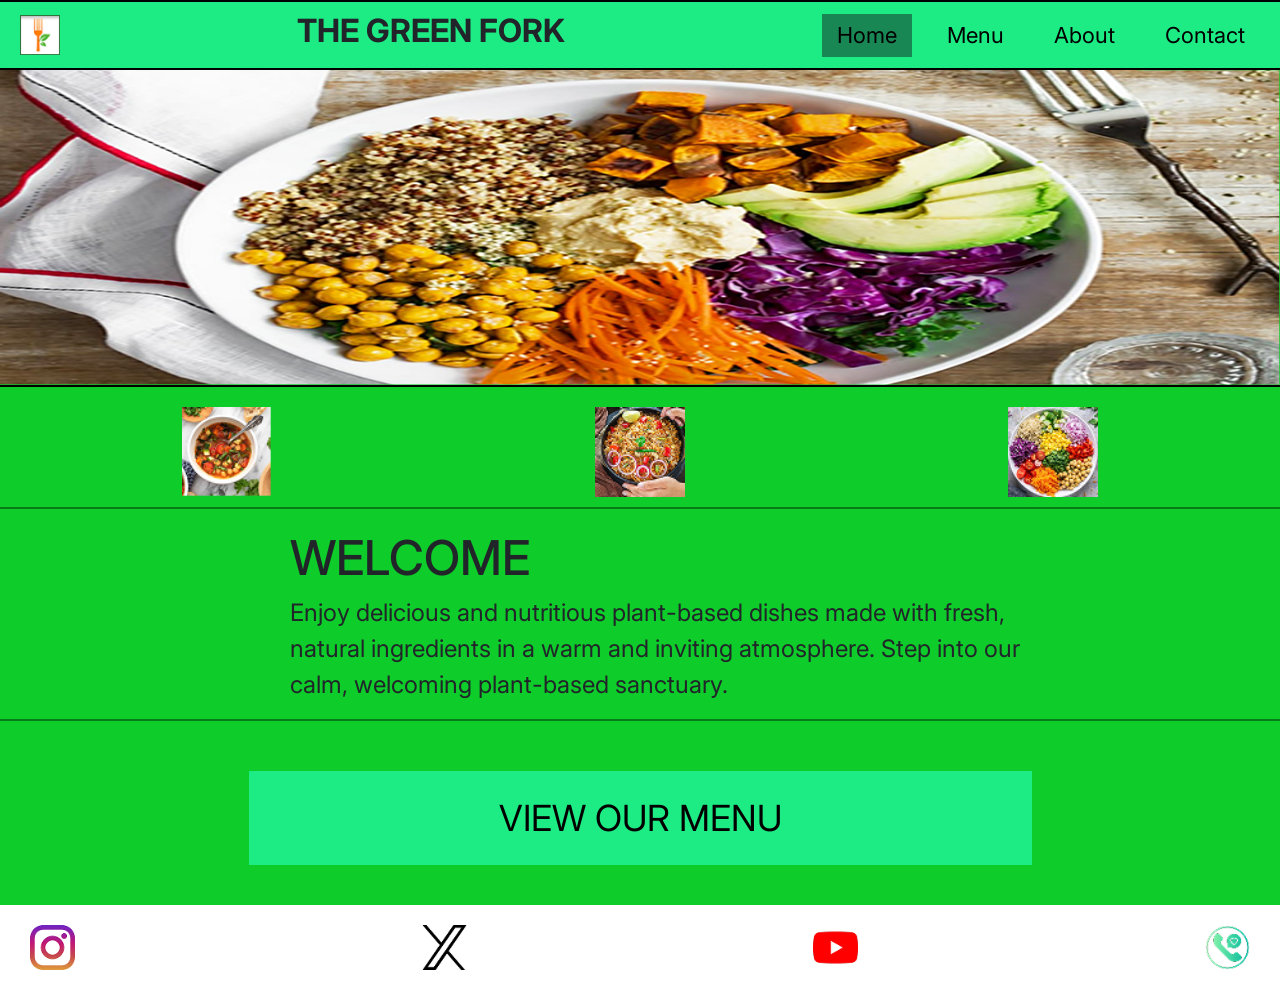
<file: index.html>
<!DOCTYPE html>
<html lang="en">
<head>
  <meta charset="UTF-8">

  <!-- Restaurant Name -->
  <title>The Green Fork | Home</title>

  <!-- This makes sure the website works properly on phone, tablet and laptop -->
  <meta name="viewport" content="width=device-width, initial-scale=1">

  <!-- This is the font I used because it looks clean and modern -->
  <link href="https://fonts.googleapis.com/css2?family=Inter:wght@400;600&display=swap" rel="stylesheet">

  <!-- This is Bootstrap which helps me with layout and responsiveness -->
  <link href="https://cdn.jsdelivr.net/npm/bootstrap@5.3.2/dist/css/bootstrap.min.css" rel="stylesheet">

  <!-- This is my CSS file where I style everything -->
  <link rel="stylesheet" href="css/styles.css">
</head>
<body>

  <!-- This skip link helps people using keyboard jump directly to content -->
  <a href="#main" class="skip-link">Skip to main content</a>

  <!-- This is the top header of the website -->
  <header class="top-bar">

    <!-- This is the logo which links to home page -->
    <a href="index.html">
      <img src="images/logo-small.png" alt="The Green Fork logo" class="logo">
    </a>

    <!-- This is the main heading of my site -->
    <h1 class="site-title">THE GREEN FORK</h1>

    <!-- This is the main navigation menu -->
    <nav class="main-nav" aria-label="Main navigation">
      <a href="index.html" class="nav-btn active">Home</a>
      <a href="menu.html" class="nav-btn">Menu</a>
      <a href="about.html" class="nav-btn">About</a>
      <a href="contact.html" class="nav-btn">Contact</a>
    </nav>

    <!-- This hamburger button appears only on mobile/tablet -->
    <button class="hamburger-btn" onclick="openMenu()">☰</button>
  </header>

  <!-- This is the mobile menu that opens when you click hamburger -->
  <div id="mobileMenu" class="mobile-menu">
    <button class="close-btn" onclick="closeMenu()">X</button>

    <a href="index.html" class="menu-link">Home</a>
    <a href="about.html" class="menu-link">About</a>
    <a href="menu.html" class="menu-link">Menu</a>
  </div>

  <!-- This is the big main image section -->
  <section class="hero">
    <picture>
      <source srcset="images/bowl-large.png" media="(min-width: 992px)">
      <source srcset="images/bowl-medium.png" media="(min-width: 600px)">
      <img src="images/bowl-small.png" alt="Healthy food bowl">
    </picture>
  </section>

  <!-- These are the small food images -->
  <section class="dish-row">
    <img src="images/soup.png" alt="soup">
    <img src="images/biryani.png" alt="biryani">
    <img src="images/vegetables.png" alt="vegetables">
  </section>

  <!-- This is just a black line for visual style -->
  <div class="full-line"></div>

  <!-- Welcome text section -->
  <section class="welcome">
    <h2 class="welcome-title">WELCOME</h2>

    <p class="welcome-text">
 Enjoy delicious and nutritious plant-based dishes made with fresh, natural ingredients in a
warm and inviting atmosphere. Step into our calm, welcoming plant-based sanctuary. 
    </p>
  </section>

  <!-- Another black line for design -->
  <div class="full-line"></div>

  <!-- This button takes user to menu page -->
  <section class="menu-button-area">
    <a href="menu.html" class="menu-btn">VIEW OUR MENU</a>
  </section>

  <!-- Footer section with social media icons -->
  <footer class="socials">
    <a href="https://www.instagram.com" target="_blank">
      <img src="images/instagram-3.png" alt="Instagram">
    </a>
    <a href="https://www.twitter.com" target="_blank">
      <img src="images/twitter-3.png" alt="Twitter">
    </a>
    <a href="https://www.youtube.com" target="_blank">
      <img src="images/youtube-3.png" alt="YouTube">
    </a>
    <a href="tel:+1234567890">
      <img src="images/phone-call-3.png" alt="Call">
    </a>
  </footer>

  <!-- This is JavaScript that opens and closes the mobile menu -->
  <script>
    function openMenu() {
      // this makes the mobile menu visible
      document.getElementById("mobileMenu").classList.add("active");
    }

    function closeMenu() {
      // this hides the mobile menu
      document.getElementById("mobileMenu").classList.remove("active");
    }
  </script>

</body>
</html>
</file>
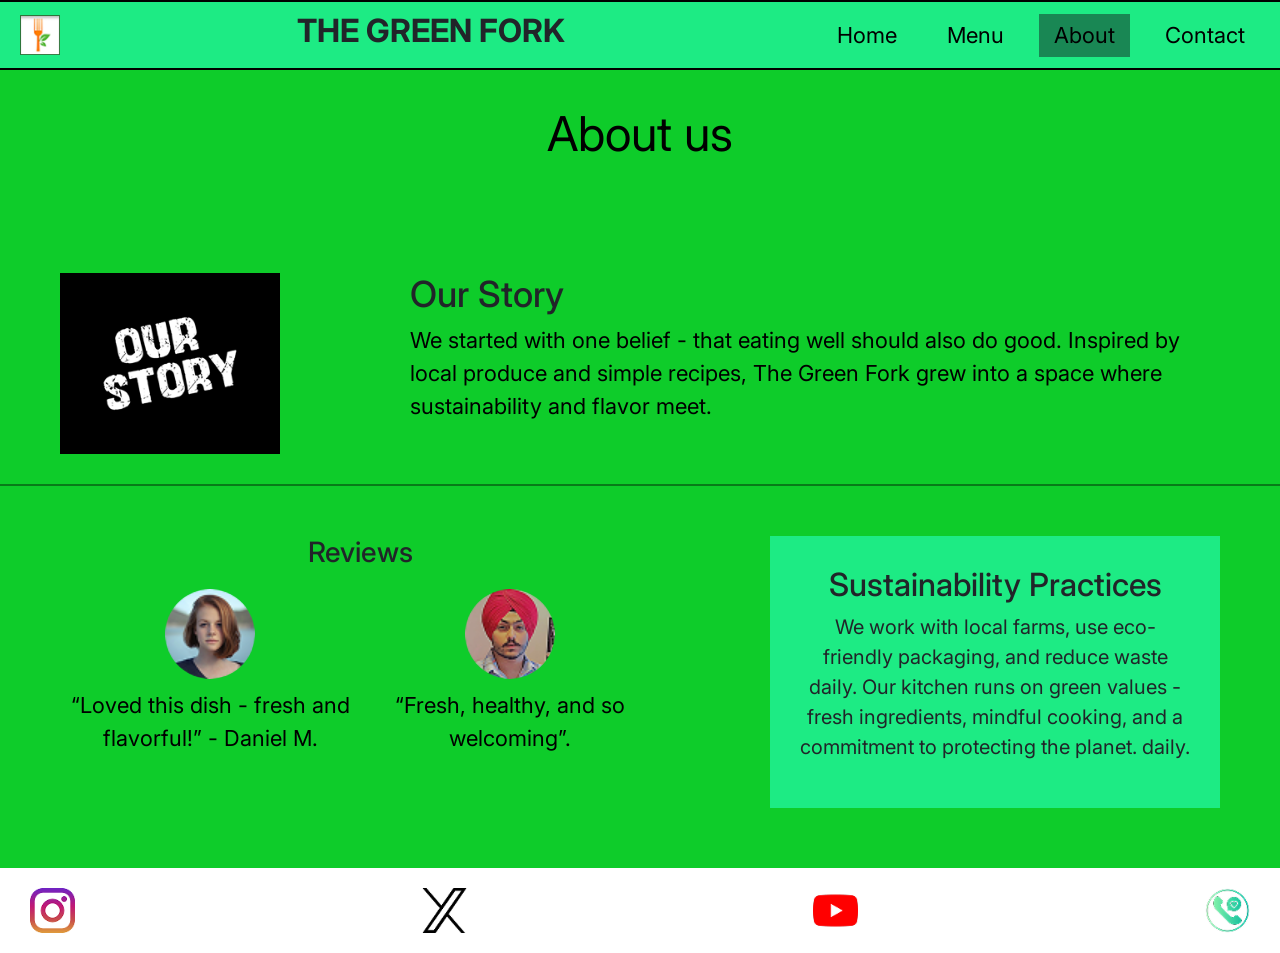
<file: about.html>
<!DOCTYPE html>
<html lang="en">
<head>
  <meta charset="UTF-8">

  <!-- restaurant name -->
  <title>About | The Green Fork</title>

  <!-- Makes the website responsive on phone, tablet and desktop -->
  <meta name="viewport" content="width=device-width, initial-scale=1">

  <!-- Bootstrap help with layout and spacing -->
  <link href="https://cdn.jsdelivr.net/npm/bootstrap@5.3.2/dist/css/bootstrap.min.css" rel="stylesheet">

  <!-- Google font used for clean and modern text -->
  <link href="https://fonts.googleapis.com/css2?family=Inter:wght@400;600&display=swap" rel="stylesheet">

  <!--  CSS file to style everything -->
  <link rel="stylesheet" href="css/styles.css">
</head>

<body>

<!-- Skip link for accessibility so keyboard users can jump to main content -->
<a href="#main" class="skip-link">Skip to main content</a>

<!-- This is the header section with logo and navigation -->
<header class="top-bar">

  <!-- Logo that links to the home page -->
  <a href="index.html">
    <img src="images/logo-small.png" alt="The Green Fork logo" class="logo">
  </a>

  <!-- Website title -->
  <h1 class="site-title">THE GREEN FORK</h1>

  <!-- Navigation menu -->
  <nav class="main-nav" aria-label="Main navigation">
    <a href="index.html" class="nav-btn">Home</a>
    <a href="menu.html" class="nav-btn">Menu</a>
    <a href="about.html" class="nav-btn active">About</a>
    <a href="contact.html" class="nav-btn">Contact</a>
  </nav>

  <!-- Hamburger menu button for mobile screens -->
  <button class="hamburger-btn" onclick="openMenu()">☰</button>
</header>

<!-- Mobile navigation menu that opens when clicking hamburger -->
<div id="mobileMenu" class="mobile-menu">
  <button class="close-btn" onclick="closeMenu()">X</button>

  <a href="index.html" class="menu-link">Home</a>
  <a href="about.html" class="menu-link">About</a>
  <a href="menu.html" class="menu-link">Menu</a>
</div>

<!-- Main content area of About page -->
<main id="main" class="about-page">

  <section class="about-page">

    <!-- Page heading -->
    <div class="about-title">
      <h2>About us</h2>

      <!-- This section is only shown in tablet view -->
      <div class="tablet-about">

        <!-- These are the images shown on tablet view -->
        <div class="tablet-images">
          <img src="images/rectangle-68.png" alt="Restaurant interior">
          <img src="images/rectangle-69.png" alt="Dining table">
        </div>

        <!-- Short text for tablet layout -->
        <p class="tablet-about-text">
          At The Green Fork, we serve fresh, plant-based meals made with care.
          Our goal is simple — to offer healthy food that’s good for people and the planet.
        </p>

        <!-- Decorative black line -->
        <div class="full-line"></div>

        <!-- Our story title -->
        <h3>Our Story</h3>

        <!-- Another decorative line -->
        <div class="full-line"></div>

        <!-- Story text broken into rows for tablet layout -->
        <div class="tablet-story-row">
          <p>We started with one belief — that eating well should also do good.</p>
          <p>Inspired by local produce, where sustainability and flavor meet.</p>
          <p>Every bite tells a story of freshness and community.</p>
        </div>

        <!-- Decorative divider line -->
        <div class="full-line"></div>

        <!-- Reviews title -->
        <h3>Reviews</h3>

        <!-- Divider line below reviews title -->
        <div class="full-line"></div>

        <!-- Reviews layout for tablet view -->
        <div class="tablet-reviews-row">

          <!-- Single review box -->
          <div class="review-box">
            <img src="images/krishna.png" alt="">
            <p>Amazing food! So fresh and full of flavor.</p>
          </div>

          <!-- Single review box -->
          <div class="review-box">
            <img src="images/shaily.png" alt="">
            <p>“Loved this dish - fresh and flavorful!” - Daniel M.</p>
          </div>

          <!-- Single review box -->
          <div class="review-box">
            <img src="images/harman.png" alt="">
            <p>“Fresh, healthy, and so welcoming”.</p>
          </div>

        </div>

        <!-- Extra divider line only for tablet view -->
        <div class="tablet-only-line"></div>

        <!-- Desktop content block -->
        <div class="about-text desktop-content">
          <p>
            At The Green Fork, we serve fresh, plant-based meals made with care.
            Our goal is simple - to offer healthy food that’s good for people and the planet.
            Every dish is crafted to bring comfort, balance, and a taste of nature.
          </p>
        </div>

      </div>
    </div>

  </section>

  <!-- Full our story section for desktop layout -->
  <section class="our-story-section">
    <div class="story-box">
      <img src="images/our-story.png" alt="Our Story" class="story-image">
    </div>

    <div class="story-text">
      <h3>Our Story</h3>
      <p>
        We started with one belief - that eating well should also do good.
        Inspired by local produce and simple recipes, The Green Fork grew into a
        space where sustainability and flavor meet.
      </p>
    </div>
  </section>

  <!-- Divider line -->
  <div class="full-line"></div>

  <!-- Reviews and sustainability section -->
  <section class="reviews-sustainability">

    <!-- Reviews section -->
    <div class="reviews">
      <h3>Reviews</h3>

      <div class="reviews-row">

        <!-- Review block -->
        <div class="review-item">
          <img src="images/shaily.png" alt="Review by Shaily" class="review-img">
          <p class="review-text">“Loved this dish - fresh and flavorful!” - Daniel M.</p>
        </div>

        <!-- Review block -->
        <div class="review-item">
          <img src="images/harman.png" alt="Review by Harman" class="review-img">
          <p class="review-text">“Fresh, healthy, and so welcoming”.</p>
        </div>

      </div>
    </div>

    <!-- Sustainability box -->
    <div class="sustainability-box">
      <h3>Sustainability Practices</h3>
      <p>
We work with local farms, use eco-friendly packaging, and reduce waste daily. Our kitchen runs on green values - fresh ingredients, mindful cooking, and a commitment to protecting the planet.
        daily.
      </p>
    </div>

  </section>

</main>

<!-- Footer with social links -->
<footer class="socials">
  <a href="https://www.instagram.com"><img src="images/instagram-3.png" alt="Instagram"></a>
  <a href="https://twitter.com"><img src="images/twitter-3.png" alt="Twitter"></a>
  <a href="https://youtube.com"><img src="images/youtube-3.png" alt="YouTube"></a>
  <a href="tel:+1234567890"><img src="images/phone-call-3.png" alt="Call"></a>
</footer>

<!-- JavaScript to open and close mobile menu -->
<script>
function openMenu() {
  // shows the mobile menu
  document.getElementById("mobileMenu").classList.add("active");
}

function closeMenu() {
  // hides the mobile menu
  document.getElementById("mobileMenu").classList.remove("active");
}
</script>

</body>
</html>
</file>
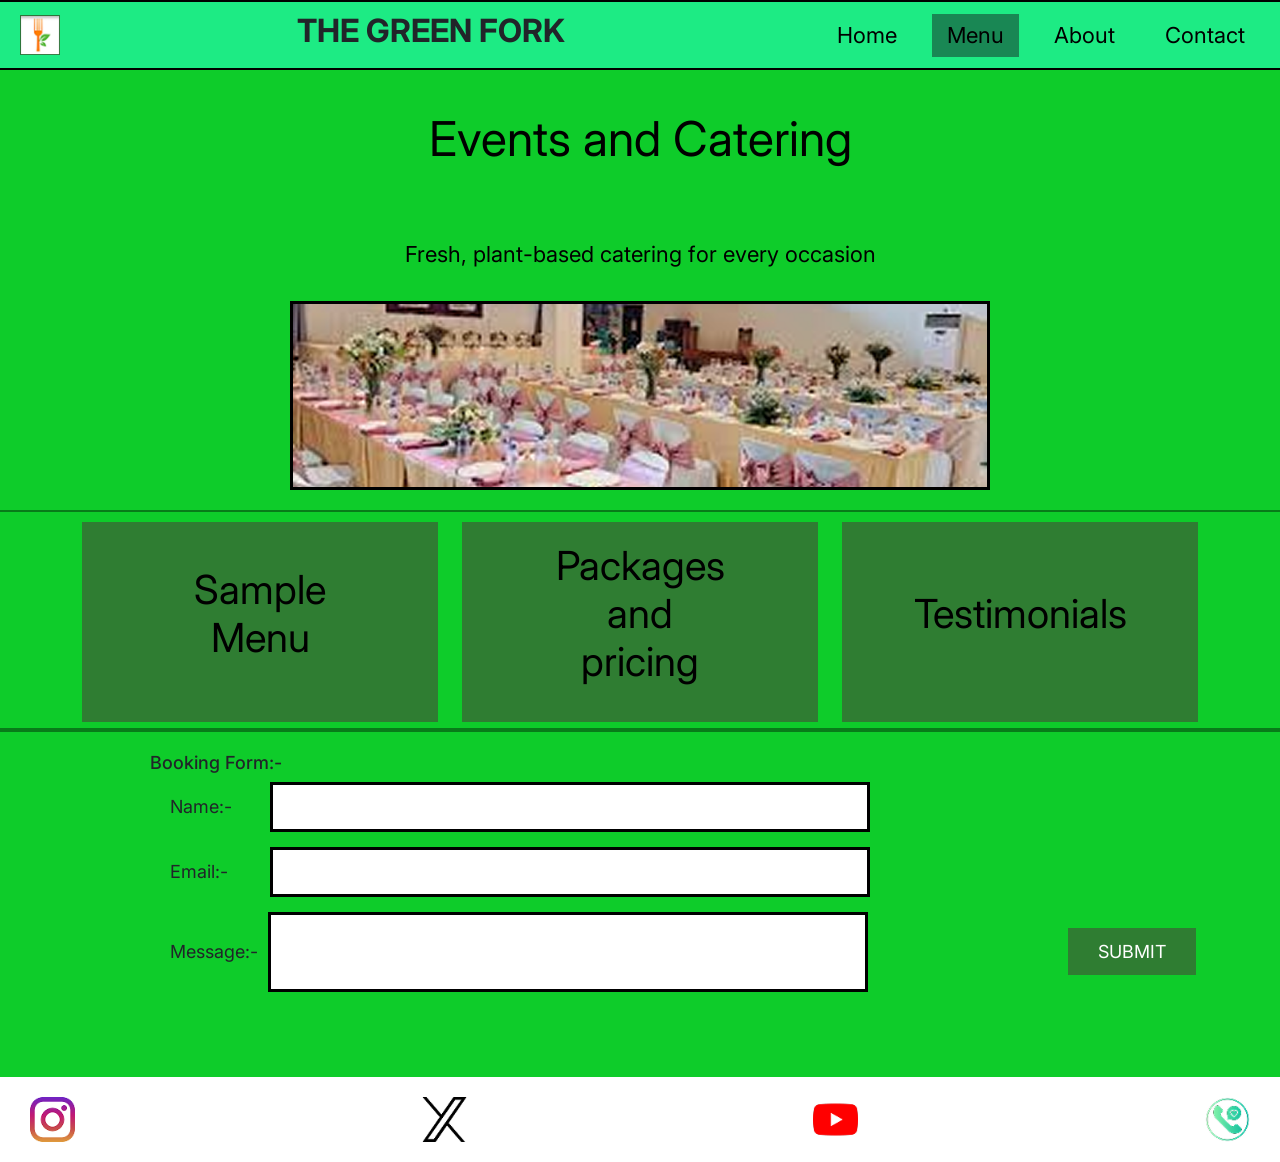
<file: menu.html>
<!DOCTYPE html>
<html lang="en">
<head>
  <meta charset="UTF-8">

  <!-- Title that shows in browser tab -->
  <title>Menu | The Green Fork</title>

  <!-- Makes site responsive on phone, tablet and desktop -->
  <meta name="viewport" content="width=device-width, initial-scale=1">

  <!-- Google font used for clean modern text -->
  <link href="https://fonts.googleapis.com/css2?family=Inter:wght@400;600&display=swap" rel="stylesheet">

  <!-- Bootstrap used to help with layout and spacing -->
  <link href="https://cdn.jsdelivr.net/npm/bootstrap@5.3.2/dist/css/bootstrap.min.css" rel="stylesheet">

  <!-- My own custom CSS file -->
  <link rel="stylesheet" href="css/styles.css">
</head>

<body>

  <!-- Skip link for accessibility (helps keyboard users) -->
  <a href="#main" class="skip-link">Skip to main content</a>

<!-- ===== HEADER (same on all pages) ===== -->
<header class="top-bar">

  <!-- Logo that links back to home page -->
  <a href="index.html">
    <img src="images/logo-small.png" alt="The Green Fork logo" class="logo">
  </a>

  <!-- Website name -->
  <h1 class="site-title">THE GREEN FORK</h1>

  <!-- Navigation menu -->
  <nav class="main-nav" aria-label="Main navigation">
    <a href="index.html" class="nav-btn">Home</a>
    <a href="menu.html" class="nav-btn active">Menu</a>
    <a href="about.html" class="nav-btn">About</a>
    <a href="contact.html" class="nav-btn">Contact</a>
  </nav>

  <!-- Hamburger icon for mobile menu -->
  <button class="hamburger-btn" onclick="openMenu()">☰</button>
</header>

<!-- Mobile menu that opens when hamburger is clicked -->
<div id="mobileMenu" class="mobile-menu">
  <button class="close-btn" onclick="closeMenu()">X</button>

  <a href="index.html" class="menu-link">Home</a>
  <a href="about.html" class="menu-link">About</a>
  <a href="menu.html" class="menu-link">Menu</a>
</div>

<!-- ===== MAIN CONTENT START ===== -->
<main class="container-fluid menu-page" id="main">

  <!-- Page title and subtitle -->
  <section class="text-center menu-title-section">
    <h2>Events and Catering</h2>
    <p class="menu-subtitle">Fresh, plant-based catering for every occasion</p>
  </section>

  <!-- Main image section -->
  <section class="text-center menu-image-section">
    <img 
      src="images/events-large.png"
      alt="Catering table setup"
      class="img-fluid menu-main-image"
    >
  </section>

  <!-- Decorative black divider line -->
  <div class="full-line"></div>

  <!-- Three green info boxes -->
  <section class="container menu-box-section">
    <div class="row text-center">

      <!-- Box 1 -->
      <div class="col-md-4 mb-3">
        <div class="menu-box">
          <p>Sample<br>Menu</p>
        </div>
      </div>

      <!-- Box 2 -->
      <div class="col-md-4 mb-3">
        <div class="menu-box">
          <p>Packages<br>and<br>pricing</p>
        </div>
      </div>

      <!-- Box 3 -->
      <div class="col-md-4 mb-3">
        <div class="menu-box">
          <p>Testimonials</p>
        </div>
      </div>

    </div>
  </section>

  <!-- Another decorative divider line -->
  <div class="full-line"></div>

  <div class="full-line top-line"></div>

  <!-- ===== BOOKING FORM SECTION ===== -->
  <section class="container booking-form-section">

    <!-- Form heading -->
    <h3 class="booking-title">Booking Form:-</h3>

    <!-- Form that sends user to submit page -->
    <form class="booking-form" action="submit.html" method="GET">

      <!-- Name input row -->
      <div class="form-row">
        <label for="name">Name:-</label>
        <input type="text" id="name" class="form-input">
      </div>

      <!-- Email input row -->
      <div class="form-row">
        <label for="email">Email:-</label>
        <input type="email" id="email" class="form-input">
      </div>

      <!-- Message box + submit button -->
      <div class="form-row message-row">
        <label for="message">Message:-</label>
        <textarea id="message" class="form-textarea"></textarea>

        <!-- Submit button -->
        <button type="submit" class="menu-submit-btn">SUBMIT</button>
      </div>

    </form>

  </section>

</main>

<!-- ===== FOOTER (same as other pages) ===== -->
<footer class="socials">

  <!-- Instagram icon -->
  <a href="https://www.instagram.com" target="_blank">
    <img src="images/instagram-3.png" alt="Instagram">
  </a>

  <!-- Twitter/X icon -->
  <a href="https://twitter.com" target="_blank">
    <img src="images/twitter-3.png" alt="Twitter / X">
  </a>

  <!-- YouTube icon -->
  <a href="https://youtube.com" target="_blank">
    <img src="images/youtube-3.png" alt="YouTube">
  </a>

  <!-- Phone call icon -->
  <a href="tel:+1234567890">
    <img src="images/phone-call-3.png" alt="Call us">
  </a>

</footer>

<!-- JavaScript for opening and closing mobile menu -->
<script>
function openMenu() {
  // show mobile menu
  document.getElementById("mobileMenu").classList.add("active");
}

function closeMenu() {
  // hide mobile menu
  document.getElementById("mobileMenu").classList.remove("active");
}
</script>

</body>
</html>
</file>
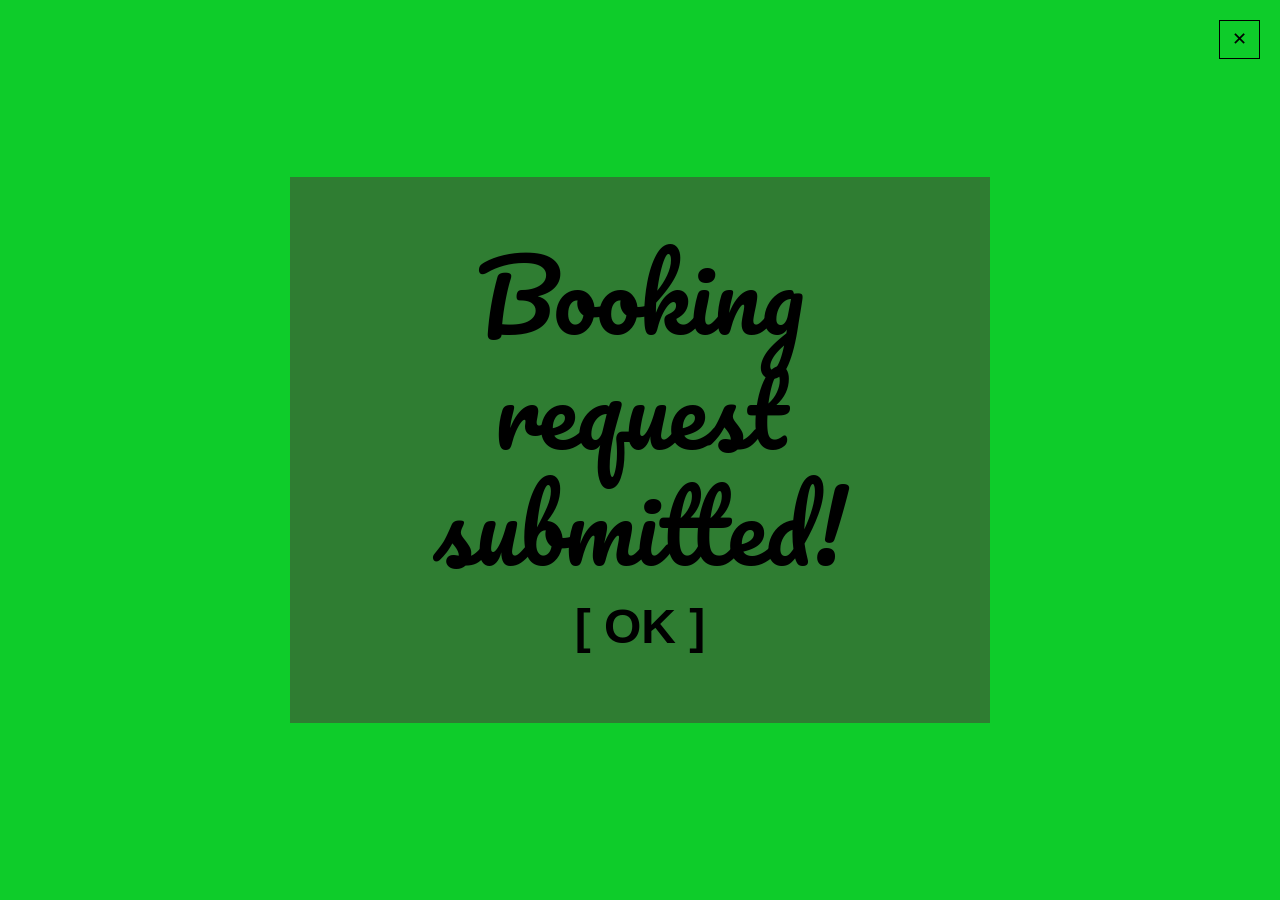
<file: submit.html>
<!DOCTYPE html>
<html lang="en">
<head>
  <meta charset="UTF-8">

  <!-- Title that shows in browser tab -->
  <title>Booking Submitted</title>

  <!-- Makes sure page works correctly on phone, tablet and desktop -->
  <meta name="viewport" content="width=device-width, initial-scale=1">

  <!-- This font is used for the fun handwritten style text -->
  <link href="https://fonts.googleapis.com/css2?family=Pacifico&display=swap" rel="stylesheet">

  <!-- Bootstrap used to help with layout and spacing -->
  <link href="https://cdn.jsdelivr.net/npm/bootstrap@5.3.2/dist/css/bootstrap.min.css" rel="stylesheet">

  <!-- My custom stylesheet where I designed the page -->
  <link rel="stylesheet" href="css/styles.css">
</head>

<body class="submit-page">

  <!-- This is the close button in the top right corner -->
  <a href="menu.html" class="close-btn" aria-label="Close page">✕</a>

  <!-- Main box that holds the message -->
  <main class="submit-box text-center">

    <!-- Big message text -->
    <h1 class="submit-title">
      Booking request<br>submitted!
    </h1>

    <!-- OK button to go back to menu page -->
    <a href="menu.html" class="ok-btn">[ OK ]</a>

  </main>

</body>
</html>
</file>
<file: css/styles.css>
/* These are the main colors I used for the whole website */
:root {
--green-header: #1DEB84;
--green-body: #0ECC2A;
}

/* This hides the tablet design by default so it only shows when needed */
.tablet-about {
display: none;
}

/* This makes the skip link work for accessibility */
.skip-link {
position: absolute;
top: -40px;
left: 10px;
background: black;
color: white;
padding: 8px 15px;
z-index: 1000;
}

/* This shows the skip link when someone uses keyboard */
.skip-link:focus {
top: 10px;
}

/* Basic body styling for whole site */
body {
margin: 0;
font-family: Arial, sans-serif;
background-color: var(--green-body);
text-align: center;
}

/* Header bar styling */
.top-bar {
background-color: var(--green-header);
display: flex;
align-items: center;
justify-content: space-between;
padding: 10px 20px;
/* These lines match the black borders from the design */
border-top: 2px solid black;
border-bottom: 2px solid black;
}

/* Logo image size */
.logo {
height: 40px;
}

/* Website title text styling */
.site-title {
font-size: 32px;
font-weight: bold;
}

/* Navigation links look clean and spaced */
nav a {
text-decoration: none;
color: #000;
font-size: 22px;
margin-left: 20px;
padding: 5px 15px;
}

/* Shows active page in green */
nav a.active {
background-color: #198754;
color: #000;
}

/* Hero image full width like Figma */
.hero img {
width: 100%;
height: auto;
border-bottom: 2px solid black;
}

/* Dish images row layout */
.dish-row {
display: flex;
justify-content: space-around;
padding: 20px;
}

/* Dish image size */
.dish-row img {
width: 90px;
}

/* Welcome text area layout */
.welcome {
text-align: left;
max-width: 800px;
margin-left: auto;
margin-right: 220px;
padding: 10px;
position: relative;
}

/* Stops horizontal scrolling */
body {
overflow-x: hidden;
}

/* Full width black line divider */
.full-line {
width: 100vw;
height: 2px;
background-color: black;
margin-left: calc(-50vw + 50%);
}

/* Moves only welcome text, not the line */
.welcome h2,
.welcome p {
padding-left: 20px;
/* Gives small spacing from left */
}

/* Welcome heading size */
.welcome h2 {
font-size: 3rem;
}

/* Welcome paragraph size */
.welcome p {
font-size: 1.5rem;
}

/* Main button styling */
.menu-btn {
background-color: var(--green-header);
padding: 20px 250px;
font-size: 36px;
text-decoration: none;
color: black;
display: inline-block;
margin: 40px auto;
}

/* Button hover effect */
.menu-btn:hover {
background-color: #f8b5c1;
/* Light pink on hover */
color: black;
}

/* Menu page grid layout */
.menu-grid {
display: grid;
grid-template-columns: repeat(4, 1fr);
gap: 20px;
padding: 30px;
}

/* Menu images size */
.menu-item img {
width: 100px;
}

/* Footer layout for social icons */
.socials {
display: flex;
justify-content: space-between;
/* Spreads icons evenly */
align-items: center;
background-color: #ffffff;
padding: 20px 30px;
width: 100%;
/* Makes footer full width */
box-sizing: border-box;
}

/* Social icon size */
.socials img {
width: 45px;
margin: 0;
/* Removes extra spacing */
}

/* Mobile layout adjustments */
@media (max-width: 600px) {
.menu-grid {
grid-template-columns: 1fr;
}

/* Makes nav text smaller on phone */
nav a {
font-size: 16px;
}
}

/* Tablet view footer fix */
@media (max-width: 992px) {
.socials {
width: 100%;
margin: 0;
}
}

/* iPad grid layout */
@media (min-width: 601px) and (max-width: 992px) {
.menu-grid {
grid-template-columns: repeat(2, 1fr);
}
}

/* Desktop grid layout */
@media (min-width: 993px) {
.menu-grid {
grid-template-columns: repeat(4, 1fr);
}
}

/* This is the green background for the submit page */
.submit-page {
background-color: #0ECC2A;
height: 100vh;
display: flex;
justify-content: center;
align-items: center;
}

/* This is the dark green box in the center */
.submit-box {
background-color: #2f7d32;
padding: 60px;
width: 70%;
max-width: 700px;
}

/* This styles the main text on submit page */
.submit-title {
font-family: 'Pacifico', cursive;
/* This is the same font used in the Figma */
font-size: 96px;
/* Big text size to match design */
font-weight: 400;
/* Regular font weight */
line-height: 1.2;
letter-spacing: 0%;
color: black;
text-align: center;
}

/* This styles the OK button */
.ok-btn {
font-size: 3rem;
text-decoration: none;
color: black;
font-weight: bold;
}

/* This is the close X button in top right */
.close-btn {
position: absolute;
top: 30px;
right: 30px;
background-color: #2f7d32;
color: black;
padding: 20px;
text-decoration: none;
font-size: 2rem;
}

/* these are the main green colors i used for the site */
:root {
--green-header: #1DEB84;
--green-body: #0ECC2A;
--dark-green-box: #2f7d32;
}

/* this controls the green background of the menu page */
.menu-page {
background-color: var(--green-body);
padding-top: 40px;
padding-bottom: 40px;
}

/* this styles the main title of the menu page */
.menu-title-section h2 {
font-size: 48px;
font-weight: normal;
color: black;
margin-bottom: 10px;
}

/* this styles the booking form title */
.booking-title {
margin-left: 20px;
margin-top: -20px;
font-size: 18px;
/* this moves the text a little bit to the side */
}

/* this styles the small subtitle text */
.menu-subtitle {
font-size: 24px;
color: black;
margin-top: 70px;
/* this pushes the line a bit down */
margin-bottom: 0;
}

/* this creates the full width black divider line */
.full-line {
width: 100vw;
height: 2px;
background-color: rgba(0, 0, 0, 0.4);
/* this makes the line a little lighter than pure black */
margin-left: calc(-50vw + 50%);

position: relative;
top: -10px;
/* this moves the line slightly */
}

/* this styles subtitle spacing */
.menu-subtitle {
font-size: 22px;
color: black;
margin-bottom: 30px;
}

/* this styles the big image on the menu page */
.menu-main-image {
width: 60%;
max-width: 700px;
height: auto;
border: 3px solid black;
margin-bottom: 30px;
}

/* this is a black divider line */
.menu-divider {
height: 3px;
background-color: black;
width: 100%;
margin: 20px 0 40px;
}

/* this styles the green boxes under the image */
.menu-box {
background-color: var(--dark-green-box);
color: black;
padding: 40px 20px;
height: 200px;

display: flex;
justify-content: center;
align-items: center;
}

/* this controls text inside the green boxes */
.menu-box p {
font-size: 40px;
line-height: 1.2;
font-weight: normal;
}

/* this moves and styles the booking form section */
.booking-form-section {
padding: 30px 60px;
text-align: left;
}

/* this controls the width of the booking form */
.booking-form {
max-width: 800px;
margin-left: 40px;
/* this shifts the form slightly */
}

/* this keeps each label and input on one line */
.form-row {
display: flex;
align-items: center;
margin-bottom: 15px;
}

/* this keeps labels lined up */
.form-row label {
width: 90px;
margin-right: 10px;
font-size: 18px;
}

/* this styles the text input fields */
.form-input {
width: 600px;
padding: 10px;
border: 3px solid black;
}

/* this styles the message text box */
.form-textarea {
width: 600px;
height: 80px;
padding: 10px;
border: 3px solid black;
resize: none;
}

/* this keeps the message row aligned */
.message-row {
display: flex;
align-items: center;
}

/* this locks the message box size */
.form-textarea {
width: 600px;
height: 80px;
padding: 10px;
border: 3px solid black;
resize: none;
flex-shrink: 0;
}

/* this styles the submit button */
.menu-submit-btn {
background-color: #2f7d32;
color: white;
padding: 10px 30px;
font-size: 18px;
border: none;

margin-left: 200px;
/* this pushes the button to the right */
}

/* this styles the hamburger menu icon */
.hamburger-btn {
font-size: 30px;
background: none;
border: none;
cursor: pointer;
display: none;
}

/* mobile screen styles */
@media (max-width: 600px) {
.menu-main-image {
width: 90%;
}

.menu-box {
height: auto;
padding: 30px 10px;
}

.menu-box p {
font-size: 28px;
}

.menu-submit-btn {
float: none;
width: 100%;
}
}

/* tablet screen styles */
@media (min-width: 601px) and (max-width: 992px) {
.menu-main-image {
width: 80%;
}

.menu-box p {
font-size: 32px;
}
}

/* desktop screen styles */
@media (min-width: 993px) {
.menu-main-image {
width: 60%;
}
}

/*People will see this green background on the about page */
.about-page {
background-color: var(--green-body);
padding: 20px 0;
}

/*This controls how the "About us" title looks */
.about-title h2 {
text-align: center;
font-size: 48px;
font-weight: normal;
color: black;
margin: 50px 0;
margin-top: -5px;
/*This lifts the heading a bit upward */
}

/*This styles the main paragraph text under the title */
.about-text {
max-width: 960px;
margin: -20px auto 30px auto;
/*This negative margin helps reduce white gap */
font-size: 28px;
line-height: 1.3;
color: black;
text-align: left;
padding: 0 20px;
}

/*This fixes extra spacing inside the paragraph */
.about-text p {
line-height: 1.5;
/*Makes text clean and readable */
margin: 0;
/*Removes unwanted gaps */
}

/*This section places image and story text side by side */
.our-story-section {
display: flex;
gap: 30px;
padding: 40px 60px;
align-items: flex-start;
/*Keeps everything aligned nicely on top */
}

/*This adds black background behind story image */
.story-box {
background-color: black;
padding: 20px;
}

/*Controls story image size */
.story-image {
width: 180px;
}

/* Controls size of Our Story heading */
.story-text h3 {
font-size: 36px;
}

/*This styles story paragraph */
.story-text p {
font-size: 22px;
color: black;
}

/*This aligns and pushes story text to the right */
.story-text {
text-align: left;
max-width: 1000px;
margin-left: 100px;
/*Pushes the text box a bit */
}

/*This handles the layout for reviews and sustainability */
.reviews-sustainability {
display: flex;
justify-content: space-between;
padding: 40px 60px;
gap: 40px;
}

/*Puts reviews in horizontal row */
.reviews-row {
display: flex;
justify-content: space-around;
align-items: flex-start;
margin-top: 20px;
}

/*Styles each review box */
.review-item {
text-align: center;
max-width: 300px;
}

/*Makes review images round */
.review-img {
width: 90px;
height: 90px;
border-radius: 50%;
margin-bottom: 10px;
}

/*Styles review text under images */
.review-text {
font-size: 22px;
color: black;
}

/*Green box for sustainability section */
.sustainability-box {
background-color: var(--green-header);
padding: 30px;
max-width: 450px;
}

/*Sustainability title size */
.sustainability-box h3 {
font-size: 32px;
}

/*Sustainability paragraph size */
.sustainability-box p {
font-size: 20px;
}

/*Tablet and mobile responsive layout */
@media (max-width: 768px) {
.our-story-section,
.reviews-sustainability {
flex-direction: column;
text-align: center;
}

/*Makes green box full width on small screens */
.sustainability-box {
max-width: 100%;
}
}

/*On mobile, reviews stack vertically */
@media (max-width: 768px) {
.reviews-row {
flex-direction: column;
align-items: center;
}
}


/*This section controls the hamburger menu for mobile and tablet */
/*It hides desktop navigation and shows a full screen menu */

/*Use Inter font for whole site */
body {
font-family: 'Inter', sans-serif;
}

/*Hamburger icon is hidden by default for desktop */
.hamburger-btn {
display: none;
font-size: 30px;
background: none;
border: none;
cursor: pointer;
}

/*Show hamburger only on tablet and mobile */
@media (max-width: 992px) {
.hamburger-btn {
display: block;
}

/*Hide the normal nav menu on small screens */
.main-nav {
display: none;
}
}

/*On desktop keep normal navigation visible */
@media (min-width: 993px) {
.main-nav {
display: flex;
}

/*Hide mobile menu completely on desktop */
.mobile-menu {
display: none !important;
}
}

/*Full screen mobile menu background */
.mobile-menu {
position: fixed;
top: 0;
left: 0;
width: 100%;
height: 100%;
background-color: #0ECC2A;
display: none;
flex-direction: column;
justify-content: center;
align-items: center;
z-index: 9999;
}

/* When menu opens, display the menu */
.mobile-menu.active {
display: flex;
}

/* Style for X close button */
.close-btn {
position: absolute;
top: 20px;
right: 20px;
font-size: 18px;
background: none;
border: 1px solid black;
padding: 5px 12px;
cursor: pointer;
}

/* Links inside the mobile menu */
.menu-link {
background-color: #30873A;
color: black;
text-decoration: none;
font-size: 20px;
padding: 8px 30px;
margin: 10px 0;
}

/* Smaller layout for very small phones */
@media (max-width: 480px) {
.menu-link {
width: 140px;
font-size: 16px;
padding: 8px 20px;
}
}

/* Tablet screen adjustment */
@media (min-width: 481px) and (max-width: 992px) {
.menu-link {
width: 200px;
font-size: 20px;
padding: 12px 30px;
}
}

/* Mobile fixes for home page layout */
@media (max-width: 480px) {

/* Header layout fixed for mobile */
.top-bar {
flex-direction: row;
justify-content: space-between;
align-items: center;
}

/* Smaller logo for mobile */
.logo {
height: 30px;
}

/* Smaller title text for mobile */
.site-title {
font-size: 20px;
text-align: center;
}

/* Hero image full width on mobile */
.hero img {
width: 100%;
height: auto;
}

/* Food icons layout on mobile */
.dish-row {
display: flex;
justify-content: space-around;
padding: 10px 0;
}

/*Food icon sizes on mobile */
.dish-row img {
width: 70px;
height: 70px;
object-fit: cover;
}

/* Fixes welcome text spacing on mobile */
.welcome {
text-align: left;
margin: 0 auto;
padding: 10px 20px;
margin-right: 0;
margin-left: 0;
}

/* Welcome heading style on mobile */
.welcome h2 {
font-size: 32px;
text-align: left;
margin-bottom: 10px;
padding-left: 0;
}

/* Welcome paragraph style on mobile */
.welcome p {
font-size: 16px;
line-height: 1.4;
text-align: left;
padding-left: 0;
}

/* Adjust menu button for mobile */
.menu-btn {
width: 90%;
padding: 15px 0;
font-size: 22px;
text-align: center;
}

/* Footer icons fix for mobile */
.socials {
display: flex;
justify-content: space-evenly;
padding: 10px;
}

/* Footer icons size on mobile */
.socials img {
width: 30px;
margin: 0;
}
}

/* Mobile layout fixes for about page */
@media (max-width: 480px) {

/* Main about page padding */
.about-page {
padding: 10px 0;
}

/* Title sizing for mobile */
.about-title h2 {
font-size: 32px;
text-align: center;
margin: 10px 0;
}

/* Main paragraph styling on mobile */
.about-text {
font-size: 18px;
line-height: 1.4;
text-align: center;
padding: 10px 20px;
margin: 0;
}

/* Stack story section vertically */
.our-story-section {
flex-direction: column;
padding: 20px 15px;
text-align: center;
gap: 10px;
}

/* Story title for mobile */
.story-text h3 {
font-size: 22px;
text-align: center;
}

/* Story paragraph for mobile */
.story-text p {
font-size: 16px;
text-align: center;
}

/* Sustainability box layout for mobile */
.sustainability-box {
max-width: 100%;
padding: 20px;
background-color: var(--green-header);
text-align: center;
}

/* Sustainability title */
.sustainability-box h3 {
font-size: 22px;
}

/* Sustainability paragraph */
.sustainability-box p {
font-size: 16px;
}

/* Reviews and team section stacked on mobile */
.reviews-sustainability {
flex-direction: column;
gap: 20px;
padding: 20px 15px;
}

/* Reviews stacked */
.reviews-row {
flex-direction: column;
align-items: center;
gap: 15px;
}

/* Review image size reduced */
.review-img {
width: 70px;
height: 70px;
}

/*Review text size adjusted */
.review-text {
font-size: 16px;
text-align: center;
}
}

/*Mobile about sections hidden by default 
*/
.mobile-about {
display: none;
}

/* Desktop about visible by default */
.desktop-about {
display: block;
}

/* Tablet and mobile text fixes */
@media (max-width: 768px) {

.mobile-about-text,
.mobile-story p,
.mobile-sustainability p {
font-size: 16px;
text-align: center;
padding: 10px 20px;
}

/* Center headings for mobile */
.mobile-story h3,
.mobile-sustainability h3 {
text-align: center;
font-size: 20px;
}

/* Team and review boxes layout */
.mobile-team-review {
display: flex;
justify-content: space-around;
align-items: center;
gap: 20px;
padding: 20px;
}

/* Team and review box styling */
.team-box,
.review-box {
width: 160px;
height: 160px;
background-color: #1DEB84;
display: flex;
flex-direction: column;
justify-content: center;
align-items: center;
text-align: center;
font-size: 16px;
}
}

/* Force hide story image on mobile */
@media (max-width: 768px) {

.story-box {
display: none !important;
}

.story-image {
display: none !important;
}
}

/* Align story text left on mobile */
@media (max-width: 768px) {

.story-text {
text-align: left !important;
margin: 0 20px;
}

.story-text h3 {
text-align: left !important;
}

.story-text p {
text-align: left !important;
}
}

/* Mobile menu form fixes */
@media (max-width: 600px) {

/* Form container full width */
.booking-form {
max-width: 100%;
margin: 0 15px;
}

/* Stack labels and inputs */
.form-row {
flex-direction: column;
align-items: flex-start;
}

/* Labels auto width on mobile */
.form-row label {
width: auto;
margin-bottom: 5px;
}

/* Inputs full width */
.form-input,
.form-textarea {
width: 100%;
box-sizing: border-box;
}

/* Submit button under textarea */
.menu-submit-btn {
margin-left: 0;
margin-top: 10px;
width: 100%;
}
}

/* Mobile submit page layout fix */
@media (max-width: 600px) {

/* Submit box smaller on mobile */
.submit-box {
width: 90%;
padding: 30px 20px;
}

/* Smaller title on small screens */
.submit-title {
font-size: 36px !important;
line-height: 1.2;
text-align: center;
word-break: break-word;
}

/* Smaller OK button on mobile */
.ok-btn {
font-size: 24px;
}
}


/* Tablet-only layout for the About page
   This section runs only on iPad / tablet screen sizes */
@media (min-width: 601px) and (max-width: 992px) {

  /* Shows the special tablet version of the About section */
  .tablet-about {
    display: block;
  }

  /* Hides the normal desktop layout when tablet screen is active */
  .our-story-section,
  .reviews-sustainability,
  .about-text {
    display: none !important;
  }

  /* Layout for the two images at the top of tablet About page */
  .tablet-images {
    display: flex;
    justify-content: space-between;
    padding: 20px 40px;
  }

  /* Image size and border styling on tablet */
  .tablet-images img {
    width: 45%;
    border: 3px solid black;
  }

  /* Main paragraph text in tablet About section */
  .tablet-about-text {
    font-size: 20px;
    text-align: left;
    padding: 0 40px 20px 40px;
  }

  /* Grid layout for tablet story section */
  .tablet-story-row {
    display: grid;
    grid-template-columns: 1fr 1fr 1fr;
    gap: 20px;
    padding: 20px 40px;
    text-align: left;
  }

  /* Reviews arranged in a row for tablet view */
  .tablet-reviews-row {
    display: flex;
    justify-content: space-between;
    padding: 20px 40px;
  }

  /* Individual review box styling */
  .review-box {
    width: 30%;
    text-align: center;
  }

  /* Image style inside review box */
  .review-box img {
    width: 70px;
    height: 70px;
    border-radius: 50%;
  }
}
</file>
